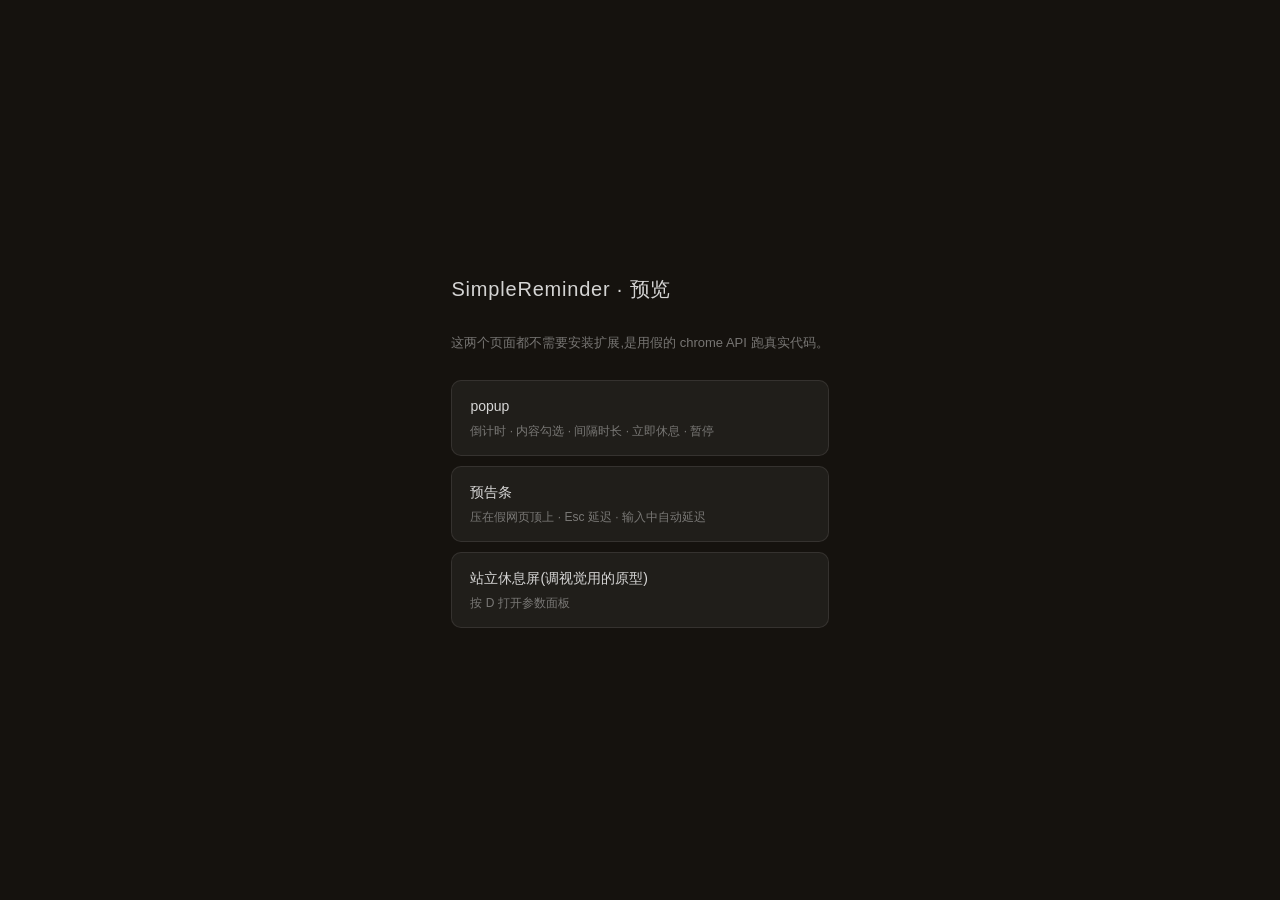
<file: demo/index.html>
<!doctype html>
<html lang="zh-CN">
<head>
<meta charset="utf-8">
<meta name="viewport" content="width=device-width,initial-scale=1">
<title>SimpleReminder · 预览</title>
<style>
  html { background: #15120e; }
  body { margin: 0; min-height: 100vh; display: grid; place-content: center; gap: 26px;
         font: 14px/1.7 -apple-system, BlinkMacSystemFont, "PingFang SC", "Microsoft YaHei", sans-serif;
         color: rgba(255,255,255,.82); }
  h1 { font-size: 20px; font-weight: 300; letter-spacing: .04em; margin: 0; }
  p  { margin: 0; color: rgba(255,255,255,.42); font-size: 13px; max-width: 460px; }
  ul { list-style: none; margin: 0; padding: 0; display: grid; gap: 10px; }
  a  { display: block; padding: 14px 18px; border-radius: 10px; text-decoration: none;
       color: inherit; background: rgba(255,255,255,.05);
       border: 1px solid rgba(255,255,255,.09); transition: .15s; }
  a:hover { background: rgba(232,163,61,.12); border-color: rgba(232,163,61,.4); }
  b  { display: block; font-weight: 500; }
  s  { display: block; text-decoration: none; font-size: 12px; color: rgba(255,255,255,.4); margin-top: 2px; }
</style>
</head>
<body>
  <h1>SimpleReminder · 预览</h1>
  <p>这两个页面都不需要安装扩展,是用假的 chrome API 跑真实代码。</p>
  <ul>
    <li><a href="popup-preview.html"><b>popup</b><s>倒计时 · 内容勾选 · 间隔时长 · 立即休息 · 暂停</s></a></li>
    <li><a href="prenotice-preview.html"><b>预告条</b><s>压在假网页顶上 · Esc 延迟 · 输入中自动延迟</s></a></li>
    <li><a href="break-stand.html"><b>站立休息屏(调视觉用的原型)</b><s>按 D 打开参数面板</s></a></li>
  </ul>
</body>
</html>
</file>
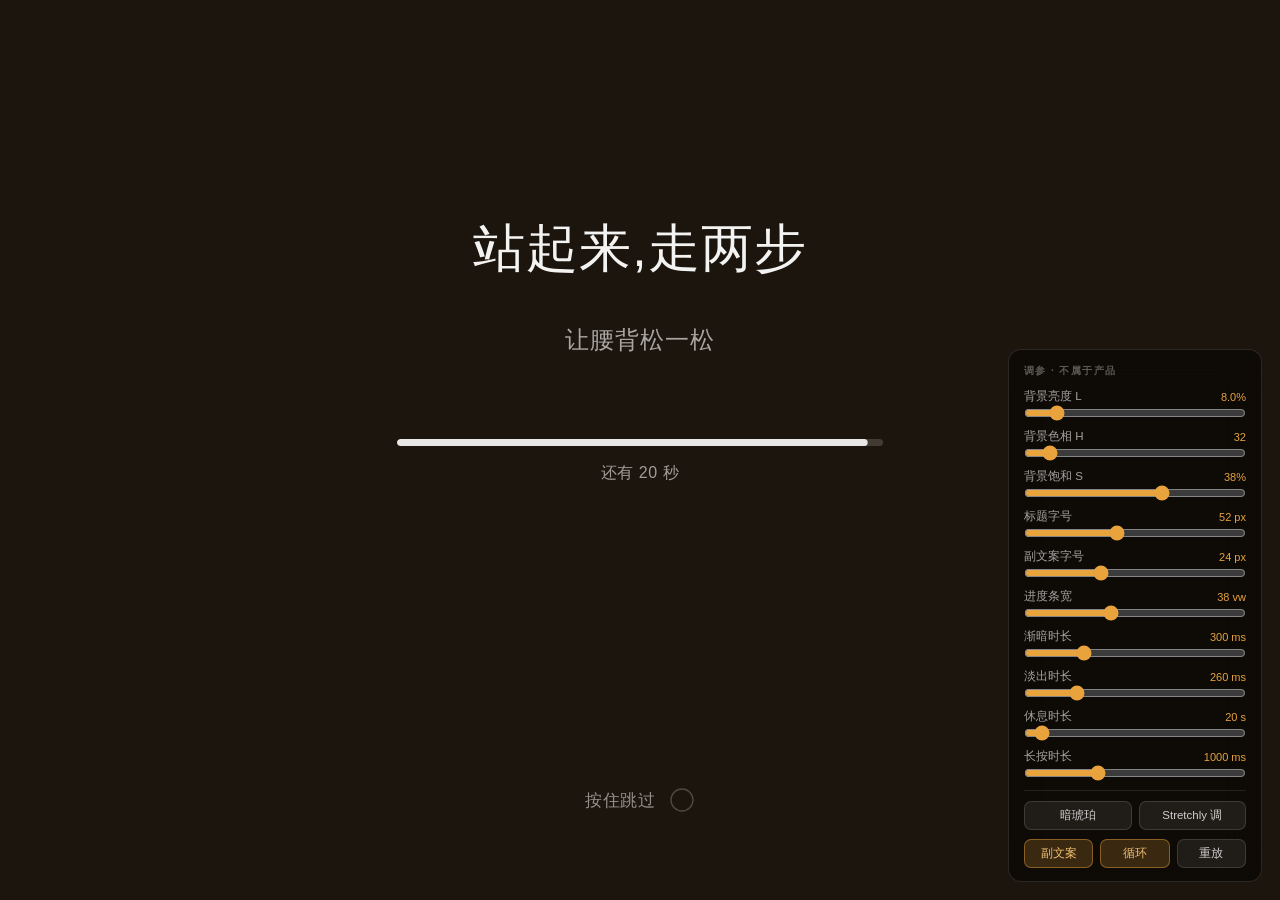
<file: demo/break-stand.html>
<!doctype html>
<html lang="zh-CN">
<head>
<meta charset="utf-8">
<meta name="viewport" content="width=device-width,initial-scale=1">
<title>SimpleReminder · 站立休息屏 Demo</title>
<style>
  /* ============================================================
     DEMO 脚手架:假网页背景(浅色 — 对比度最糟的情况)
     不属于产品,只为真实判断渐暗效果
     ============================================================ */
  *, *::before, *::after { box-sizing: border-box; }

  :root {
    --amber:      #e8a33d;
    --amber-soft: #f3bf72;

    --bg-h: 32;  --bg-s: 38%;  --bg-l: 8%;      /* 纯色背景 */

    --fade-in:    300ms;
    --fade-out:   260ms;
    --title-size: 52px;
    --sub-size:   24px;
    --bar-w:      38vw;
    --ease:       cubic-bezier(.22,.61,.36,1);
  }

  html, body { height: 100%; margin: 0; }
  body {
    font-family: -apple-system, BlinkMacSystemFont, "Segoe UI",
                 "PingFang SC", "Hiragino Sans GB", "Microsoft YaHei",
                 "Noto Sans SC", sans-serif;
    background: #f6f7f9; color: #1f2328;
    -webkit-font-smoothing: antialiased;
  }

  /* ---------- 假网页 ---------- */
  .mock-top { height: 52px; background: #fff; border-bottom: 1px solid #e4e7eb;
              display: flex; align-items: center; gap: 18px; padding: 0 22px;
              position: sticky; top: 0; }
  .mock-logo { width: 26px; height: 26px; border-radius: 7px;
               background: linear-gradient(135deg,#5b8def,#8b5cf6); }
  .mock-nav { display: flex; gap: 20px; font-size: 14px; color: #5c6670; }
  .mock-nav b { color: #1f2328; font-weight: 600; }
  .mock-avatar { margin-left: auto; width: 28px; height: 28px; border-radius: 50%; background: #d7dce2; }

  .mock-body { display: flex; max-width: 1180px; margin: 0 auto; padding: 32px 22px; gap: 40px; }
  .mock-side { width: 190px; flex: none; display: flex; flex-direction: column; gap: 9px; }
  .mock-side i { display: block; height: 11px; border-radius: 5px; background: #e4e7eb; }
  .mock-side i:nth-child(2) { width: 72%; background: #d0d5db; }
  .mock-side i:nth-child(5) { width: 55%; }
  .mock-side i:nth-child(7) { width: 80%; }

  .mock-main { flex: 1; min-width: 0; }
  .mock-main h1 { font-size: 30px; margin: 0 0 8px; letter-spacing: -.3px; }
  .mock-meta { font-size: 13px; color: #8b949e; margin-bottom: 26px; }
  .mock-main p { line-height: 1.85; color: #3d454d; font-size: 15px; margin: 0 0 16px; }
  .mock-cards { display: grid; grid-template-columns: repeat(3,1fr); gap: 14px; margin: 26px 0; }
  .mock-card { background: #fff; border: 1px solid #e4e7eb; border-radius: 10px; padding: 16px; }
  .mock-card s { display: block; width: 44%; height: 9px; border-radius: 4px;
                 background: #e4e7eb; text-decoration: none; margin-bottom: 11px; }
  .mock-card em { display: block; font-style: normal; font-size: 25px; font-weight: 650; letter-spacing: -.5px; }

  .launch { position: fixed; left: 50%; bottom: 28px; transform: translateX(-50%);
            display: flex; align-items: center; gap: 12px; background: #15181c; color: #fff;
            padding: 11px 13px 11px 18px; border-radius: 13px; font-size: 13.5px; z-index: 50;
            box-shadow: 0 10px 34px rgba(0,0,0,.28); }
  .launch button { font: inherit; font-weight: 600; cursor: pointer; background: var(--amber);
                   color: #2a1c0d; border: 0; padding: 8px 15px; border-radius: 9px; }
  .launch span { opacity: .5; }
  kbd { font: inherit; font-size: 11.5px; background: rgba(255,255,255,.1);
        border: 1px solid rgba(255,255,255,.16); border-radius: 5px; padding: 1px 6px; }

  /* ============================================================
     ↓↓↓ 产品本体:break.html — 版式仿 Stretchly ↓↓↓
     ============================================================ */

  dialog#overlay {
    width: 100vw; max-width: 100vw; height: 100vh; max-height: 100vh;
    margin: 0; padding: 0; border: 0; overflow: hidden;
    color: #fff;
    background: hsl(var(--bg-h) var(--bg-s) var(--bg-l));
  }
  dialog#overlay:focus { outline: none; }          /* FIX②: dialog 持有焦点,不画环 */
  dialog#overlay::backdrop { background: #000; }

  @keyframes ov-in      { from { opacity: 0 } to { opacity: 1 } }
  @keyframes ov-out     { from { opacity: 1 } to { opacity: 0 } }
  @keyframes content-in { from { opacity: 0; transform: translateY(8px) } to { opacity: 1; transform: none } }

  dialog#overlay[open]           { animation: ov-in var(--fade-in) var(--ease) both; }
  dialog#overlay[open]::backdrop { animation: ov-in var(--fade-in) var(--ease) both; }

  /* FIX③: 淡出必须同时作用于 dialog 和 ::backdrop。
     原来只给了 dialog —— backdrop 是纯黑且在后面,dialog 一淡出就
     露出黑底,close() 再瞬间全消失,观感等于没有淡出。 */
  dialog#overlay.closing           { animation: ov-out var(--fade-out) ease both; }
  dialog#overlay.closing::backdrop { animation: ov-out var(--fade-out) ease both; }

  .stage {
    height: 100%; display: flex; flex-direction: column; align-items: center;
    padding: 24vh 24px 9vh; text-align: center;
    animation: content-in calc(var(--fade-in) + 140ms) var(--ease) both;
    animation-delay: 60ms;
  }

  .title { font-size: var(--title-size); font-weight: 300; letter-spacing: .02em;
           line-height: 1.25; margin: 0; color: rgba(255,255,255,.95); }

  /* 副文案(Stretchly 的 body 位) */
  .sub   { font-size: var(--sub-size); font-weight: 300; letter-spacing: .04em;
           line-height: 1.5; margin: 4.5vh 0 0; color: rgba(255,255,255,.62); }
  .sub.off { display: none; }

  /* 细长进度条 */
  .bar { width: var(--bar-w); max-width: 560px; height: 7px; border-radius: 4px;
         margin-top: 9vh; overflow: hidden; background: rgba(255,255,255,.16); }
  .bar > i { display: block; height: 100%; border-radius: 4px;
             background: rgba(255,255,255,.88);
             transform-origin: left center; transform: scaleX(1); }

  .left { margin-top: 17px; font-size: 16px; font-weight: 300; letter-spacing: .03em;
          color: rgba(255,255,255,.58); font-variant-numeric: tabular-nums; }

  /* 跳过:无边框文字 + 小圆进度环 */
  .skip { margin-top: auto; display: inline-flex; align-items: center; gap: 13px;
          font: inherit; font-size: 17px; font-weight: 300; letter-spacing: .03em;
          color: rgba(255,255,255,.52);
          background: none; border: 0; padding: 6px 10px; cursor: pointer;
          transition: color .2s; -webkit-tap-highlight-color: transparent; user-select: none; }
  .skip:hover   { color: rgba(255,255,255,.82); }
  .skip.holding { color: var(--amber-soft); }
  /* FIX: 焦点环只在用户真的用 Tab 导航时才出现。
     :focus-visible 取决于浏览器的「输入模态」—— 按过 Esc 之后模态切到键盘,
     下一轮 showModal() 时焦点若落到按钮上就会画环。这里用 body.kbd 显式
     闸门取代浏览器的启发式判定,Esc / 鼠标都不会点亮它。 */
  .skip:focus,
  .skip:focus-visible          { outline: none; }
  body.kbd .skip:focus-visible { outline: 2px solid var(--amber); outline-offset: 8px; border-radius: 22px; }

  .skip svg { width: 26px; height: 26px; overflow: visible; display: block; }
  .skip .trk { fill: none; stroke: currentColor; stroke-width: 1.4; opacity: .42; }
  .skip .rng { fill: none; stroke: var(--amber); stroke-width: 2; stroke-linecap: round;
               stroke-dasharray: 100; stroke-dashoffset: 100;
               transform: rotate(-90deg); transform-origin: 13px 13px; }

  @media (prefers-reduced-motion: reduce) {
    dialog#overlay[open], dialog#overlay[open]::backdrop,
    dialog#overlay.closing, dialog#overlay.closing::backdrop,
    .stage { animation: none !important; }
  }

  /* ============================================================
     DEV PANEL(不属于产品 · 按 D 隐藏)
     ============================================================ */
  .dev { position: fixed; right: 18px; bottom: 18px; width: 254px;
         background: rgba(0,0,0,.5); backdrop-filter: blur(18px);
         border: 1px solid rgba(255,255,255,.12); border-radius: 13px;
         padding: 14px 15px 13px; font-size: 11.5px; color: rgba(255,255,255,.62);
         display: grid; gap: 9px; z-index: 10; text-align: left; }
  .dev.hidden { display: none; }
  .dev h4 { margin: 0 0 2px; font-size: 10px; letter-spacing: .14em; text-transform: uppercase;
            color: rgba(255,255,255,.32); font-weight: 600; }
  .dev label { display: grid; grid-template-columns: 1fr auto; gap: 2px 8px; align-items: center; }
  .dev label > b { font-weight: 400; }
  .dev label > var { font-style: normal; font-variant-numeric: tabular-nums;
                     color: var(--amber); font-size: 11px; }
  .dev input[type=range] { grid-column: 1/-1; width: 100%; accent-color: var(--amber); height: 14px; margin: 0; }
  .dev .row { display: flex; gap: 7px; }
  .dev button { flex: 1; font: inherit; font-size: 11.5px; cursor: pointer; padding: 6px 0;
                color: rgba(255,255,255,.78); background: rgba(255,255,255,.08);
                border: 1px solid rgba(255,255,255,.13); border-radius: 7px; }
  .dev button:hover { background: rgba(255,255,255,.15); }
  .dev button.on { background: rgba(232,163,61,.2); border-color: rgba(232,163,61,.45);
                   color: var(--amber-soft); }
  .dev hr { border: 0; border-top: 1px solid rgba(255,255,255,.1); margin: 1px 0; }
</style>
</head>
<body>

<!-- ───────── 假网页 ───────── -->
<header class="mock-top">
  <div class="mock-logo"></div>
  <nav class="mock-nav"><b>概览</b><span>任务</span><span>文档</span><span>报表</span></nav>
  <div class="mock-avatar"></div>
</header>

<div class="mock-body">
  <aside class="mock-side"><i></i><i></i><i></i><i></i><i></i><i></i><i></i></aside>
  <main class="mock-main">
    <h1>第三季度运营复盘</h1>
    <div class="mock-meta">草稿 · 最后编辑于 14 分钟前</div>
    <div class="mock-cards">
      <div class="mock-card"><s></s><em>18,402</em></div>
      <div class="mock-card"><s></s><em>92.6%</em></div>
      <div class="mock-card"><s></s><em>¥ 7.4M</em></div>
    </div>
    <p>本季度整体表现稳定,核心指标较上季度有小幅提升。渠道结构上,自然流量占比继续走高,付费投放的边际效率出现下滑迹象,需要在下个周期重新评估预算分配。</p>
    <p>用户留存方面,新用户次周留存回升至基准线以上,但第四周留存仍然偏弱。初步归因指向新手引导流程过长,计划在下个迭代中拆分为分阶段任务。</p>
    <p>基础设施成本本季度上涨约 11%,主要来自存储与出网流量。已经启动冷热数据分层的改造,预计下季度可以把这一项压回到持平水平。</p>
  </main>
</div>

<div class="launch">
  <span>站立休息屏 Demo</span>
  <button id="start">开始演示</button>
  <span><kbd>D</kbd> 调参面板</span>
</div>


<!-- ═══════════ 产品本体 ═══════════
     FIX②: tabindex=-1 + autofocus 让 dialog 自己持有初始焦点,
     跳过按钮就不会在打开瞬间被 showModal() 自动聚焦而画出焦点环 -->
<dialog id="overlay" aria-label="休息提醒" tabindex="-1" autofocus>
  <div class="stage">

    <h1 class="title">站起来,走两步</h1>
    <p class="sub" id="sub">让腰背松一松</p>

    <div class="bar"><i id="fill"></i></div>
    <div class="left" id="left">还有 20 秒</div>

    <button class="skip" id="skip">
      按住跳过
      <svg viewBox="0 0 26 26" aria-hidden="true">
        <circle class="trk" cx="13" cy="13" r="11"/>
        <circle class="rng" id="ring" cx="13" cy="13" r="11" pathLength="100"/>
      </svg>
    </button>

  </div>

  <!-- ── DEV ONLY ── -->
  <div class="dev" id="dev">
    <h4>调参 · 不属于产品</h4>

    <label><b>背景亮度 L</b><var id="vL">8.0%</var>
      <input type="range" id="rL" min="3" max="45" step="0.5" value="8"></label>
    <label><b>背景色相 H</b><var id="vH">32</var>
      <input type="range" id="rH" min="0" max="360" step="1" value="32"></label>
    <label><b>背景饱和 S</b><var id="vS">38%</var>
      <input type="range" id="rS" min="0" max="60" step="1" value="38"></label>

    <label><b>标题字号</b><var id="vT">52 px</var>
      <input type="range" id="rT" min="28" max="86" step="1" value="52"></label>
    <label><b>副文案字号</b><var id="vSu">24 px</var>
      <input type="range" id="rSu" min="14" max="44" step="1" value="24"></label>
    <label><b>进度条宽</b><var id="vW">38 vw</var>
      <input type="range" id="rW" min="18" max="70" step="1" value="38"></label>

    <label><b>渐暗时长</b><var id="vIn">300 ms</var>
      <input type="range" id="rIn" min="0" max="1200" step="25" value="300"></label>
    <label><b>淡出时长</b><var id="vOut">260 ms</var>
      <input type="range" id="rOut" min="0" max="1200" step="20" value="260"></label>

    <label><b>休息时长</b><var id="vD">20 s</var>
      <input type="range" id="rD" min="5" max="300" step="5" value="20"></label>
    <label><b>长按时长</b><var id="vHo">1000 ms</var>
      <input type="range" id="rHo" min="300" max="2500" step="50" value="1000"></label>

    <hr>
    <div class="row">
      <button id="pDark">暗琥珀</button>
      <button id="pMid">Stretchly 调</button>
    </div>
    <div class="row">
      <button id="bSub" class="on">副文案</button>
      <button id="bLoop" class="on">循环</button>
      <button id="bRe">重放</button>
    </div>
  </div>
</dialog>


<script>
'use strict';

const $ = (id) => document.getElementById(id);
const root    = document.documentElement;
const overlay = $('overlay');
const skip    = $('skip');
const ring    = $('ring');
const fill    = $('fill');

const RING = 100;

let duration  = 20;
let holdMs    = 1000;
let loop      = true;

let endsAt    = 0;          // ⭐ 绝对时间戳
let countRaf  = null;
let holdRaf   = null;
let holdStart = 0;
let finishing = false;
let relaunch  = null;

/* ───────── 剩余时间文案 ───────── */
function remainText(sec) {
  sec = Math.max(0, Math.ceil(sec));
  if (sec >= 60) {
    const m = Math.floor(sec / 60), s = sec % 60;
    return s ? `还有 ${m} 分 ${s} 秒` : `还有 ${m} 分钟`;
  }
  return `还有 ${sec} 秒`;
}

/* ───────── 倒计时:进度条 + 文案 ───────── */
function countTick() {
  const leftMs = endsAt - Date.now();
  fill.style.transform  = `scaleX(${Math.max(0, leftMs / (duration * 1000)).toFixed(4)})`;
  $('left').textContent = remainText(leftMs / 1000);
  if (leftMs <= 0) { countRaf = null; finish('done'); return; }
  countRaf = requestAnimationFrame(countTick);
}
function stopCount() { if (countRaf !== null) cancelAnimationFrame(countRaf); countRaf = null; }

/* ───────── 长按跳过 ───────── */
function beginHold() {
  if (holdRaf !== null || finishing || !overlay.open) return;
  holdStart = performance.now();
  skip.classList.add('holding');
  holdRaf = requestAnimationFrame(holdTick);
}
function holdTick(now) {
  if (!overlay.open) { holdRaf = null; releaseHold(); return; }   // 防御
  const p = Math.min(1, (now - holdStart) / holdMs);
  ring.style.strokeDashoffset = (RING * (1 - p)).toFixed(2);
  if (p >= 1) { holdRaf = null; finish('skipped'); return; }
  holdRaf = requestAnimationFrame(holdTick);
}
function releaseHold() {                 // 松手即取消,不累积
  if (holdRaf !== null) cancelAnimationFrame(holdRaf);
  holdRaf = null;
  skip.classList.remove('holding');
  ring.style.strokeDashoffset = RING;
}

skip.addEventListener('pointerdown', (e) => { if (e.button === 0) beginHold(); });
skip.addEventListener('pointerup',     releaseHold);
skip.addEventListener('pointerleave',  releaseHold);
skip.addEventListener('pointercancel', releaseHold);

/* ───────── 键盘通路:按住 Esc ─────────
   FIX①: 原来只在 dialog 的 cancel 事件里 preventDefault,挡不住
   Chrome 的 CloseWatcher —— 长按 Esc 产生连续 keydown,每次都是一个
   close request,无用户激活时 Chrome 会强制关闭 dialog 防止用户被困。
   dialog 关了但 holdTick 还在跑,走满才 finish → 表现为「进度到一半画面就没了」。
   改为在捕获阶段 preventDefault,close request 根本不会产生。

   同时用 heldKey 代替 e.repeat:部分平台(X11)的自动重复是
   keydown/keyup 成对发送,用 60ms 宽限窗吸收,避免进度反复归零。  */
let heldKey = null, releaseTimer = null;

function onKeyDown(e) {
  if (e.key !== 'Escape') return;
  e.preventDefault();  e.stopPropagation();     // ← 关键
  if (!overlay.open) return;
  clearTimeout(releaseTimer); releaseTimer = null;
  if (heldKey === 'Escape') return;             // 自动重复 → 保持进度
  heldKey = 'Escape';
  beginHold();
}
function onKeyUp(e) {
  if (e.key !== 'Escape' || heldKey !== 'Escape') return;
  clearTimeout(releaseTimer);
  releaseTimer = setTimeout(() => { heldKey = null; releaseHold(); }, 60);
}
document.addEventListener('keydown', onKeyDown, true);
document.addEventListener('keyup',   onKeyUp,   true);

/* ───────── 焦点环闸门 ─────────
   只有真正按下 Tab 才允许显示焦点环;任何指针操作立刻关闭。
   这样 Esc 切换浏览器输入模态时不会再把按钮的框点亮。 */
document.addEventListener('keydown', (e) => {
  if (e.key === 'Tab') document.body.classList.add('kbd');
}, true);
document.addEventListener('pointerdown', () => {
  document.body.classList.remove('kbd');
}, true);

overlay.addEventListener('cancel', (e) => e.preventDefault());   // 双保险

/* ───────── 开 / 关 ───────── */
function open() {
  clearTimeout(relaunch); clearTimeout(releaseTimer);
  heldKey = null; releaseTimer = null;
  stopCount(); releaseHold();
  finishing = false;
  overlay.classList.remove('closing');
  endsAt = Date.now() + duration * 1000;
  fill.style.transform  = 'scaleX(1)';
  $('left').textContent = remainText(duration);
  if (!overlay.open) overlay.showModal();

  // 焦点留在 dialog,不落到跳过按钮。
  // Chrome 对 <dialog autofocus> 自身的处理不完全可靠,且 autofocus 可能在
  // 下一帧才生效,因此再补一次帧后校正。
  overlay.focus();
  requestAnimationFrame(() => {
    if (overlay.open && document.activeElement !== overlay) overlay.focus();
  });

  countRaf = requestAnimationFrame(countTick);
}

function finish(reason) {
  if (finishing) return;                 // 重入保护
  finishing = true;
  stopCount(); releaseHold();
  heldKey = null; clearTimeout(releaseTimer);
  overlay.classList.add('closing');
  const out = parseFloat(getComputedStyle(root).getPropertyValue('--fade-out')) || 0;
  setTimeout(() => {
    overlay.close();
    overlay.classList.remove('closing');
    console.log('[demo] break ended →', reason);
    if (loop) relaunch = setTimeout(open, 1400);
  }, out);
}

$('start').addEventListener('click', open);


/* ══════════ DEV PANEL(不属于产品)══════════ */
const bind = (s, o, fn) => $(s).addEventListener('input', (e) => fn(parseFloat(e.target.value), $(o)));

bind('rL',  'vL',  (v,o) => { root.style.setProperty('--bg-l', v + '%'); o.textContent = v.toFixed(1) + '%'; });
bind('rH',  'vH',  (v,o) => { root.style.setProperty('--bg-h', v);       o.textContent = v; });
bind('rS',  'vS',  (v,o) => { root.style.setProperty('--bg-s', v + '%'); o.textContent = v + '%'; });
bind('rT',  'vT',  (v,o) => { root.style.setProperty('--title-size', v + 'px'); o.textContent = v + ' px'; });
bind('rSu', 'vSu', (v,o) => { root.style.setProperty('--sub-size',   v + 'px'); o.textContent = v + ' px'; });
bind('rW',  'vW',  (v,o) => { root.style.setProperty('--bar-w', v + 'vw');      o.textContent = v + ' vw'; });
bind('rIn', 'vIn', (v,o) => { root.style.setProperty('--fade-in',  v + 'ms');   o.textContent = v + ' ms'; });
bind('rOut','vOut',(v,o) => { root.style.setProperty('--fade-out', v + 'ms');   o.textContent = v + ' ms'; });
bind('rD',  'vD',  (v,o) => { duration = v; o.textContent = v + ' s'; });
bind('rHo', 'vHo', (v,o) => { holdMs   = v; o.textContent = v + ' ms'; });

function preset(h, s, l) {
  $('rH').value = h; $('rS').value = s; $('rL').value = l;
  ['rH','rS','rL'].forEach(id => $(id).dispatchEvent(new Event('input')));
}
$('pDark').addEventListener('click', () => preset(32, 38, 8));
$('pMid') .addEventListener('click', () => preset(28, 22, 33));

$('bSub') .addEventListener('click', (e) => $('sub').classList.toggle('off', !e.target.classList.toggle('on')));
$('bLoop').addEventListener('click', (e) => { loop = e.target.classList.toggle('on'); });
$('bRe')  .addEventListener('click', open);
addEventListener('keydown', (e) => { if (e.key === 'd' || e.key === 'D') $('dev').classList.toggle('hidden'); });

addEventListener('load', () => setTimeout(open, 450));
</script>
</body>
</html>
</file>
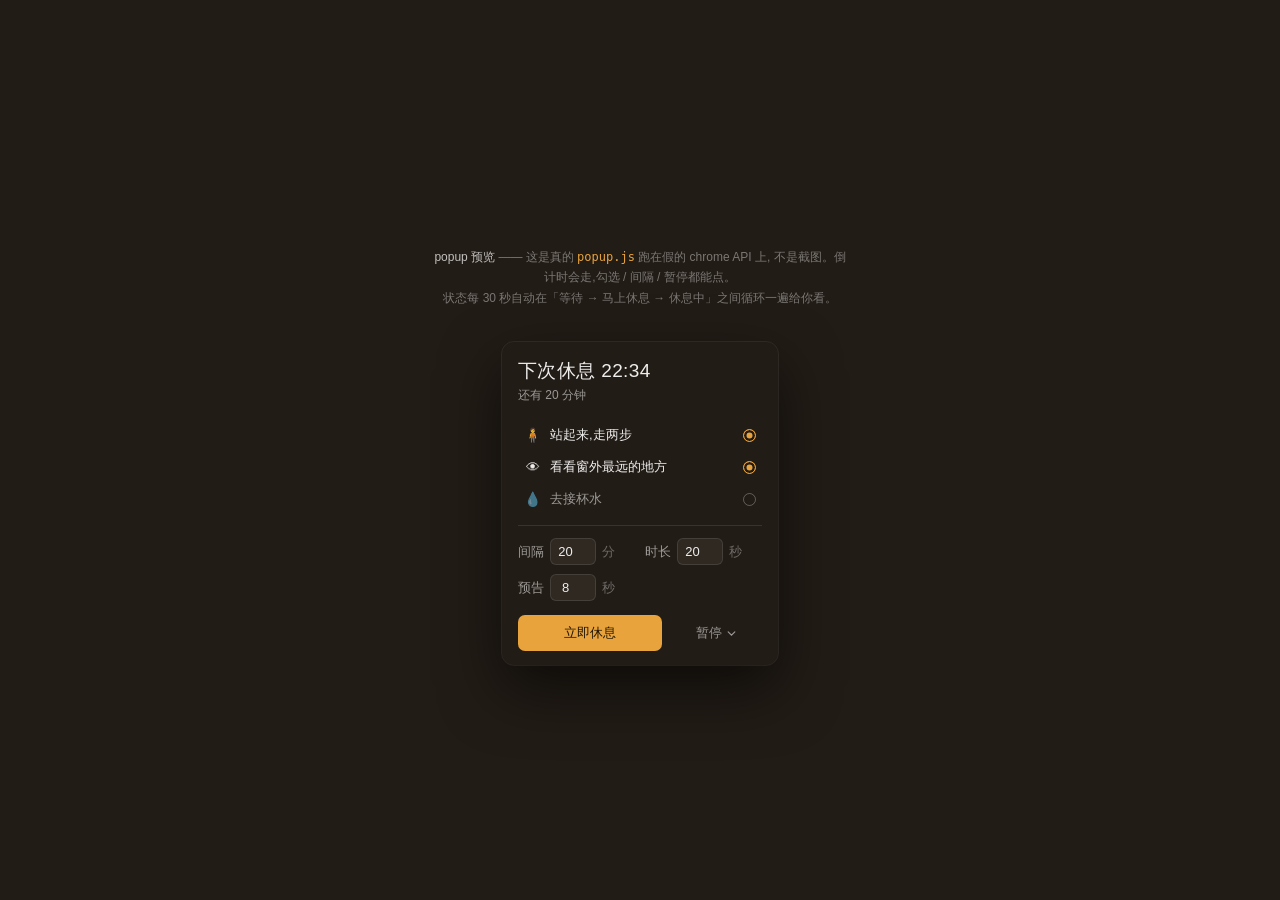
<file: demo/popup-preview.html>
<!doctype html>
<html lang="zh-CN">
<head>
<meta charset="utf-8">
<meta name="viewport" content="width=device-width,initial-scale=1">
<title>SimpleReminder · popup 预览</title>
<link rel="stylesheet" href="../src/popup/popup.css">
<style>
  /* 预览脚手架 —— 不属于产品 */
  html { background: #15120e; }
  body { width: auto !important; max-width: none !important; padding: 0 !important;
         min-height: 100vh; display: grid; place-items: center; gap: 22px;
         grid-auto-flow: row; align-content: center; }
  .frame { width: 276px; padding: 16px 16px 14px; background: hsl(32 22% 11%);
           border-radius: 12px; box-shadow: 0 24px 60px rgba(0,0,0,.6);
           outline: 1px solid rgba(255,255,255,.07); }
  .note { font: 12px/1.7 -apple-system, "PingFang SC", sans-serif;
          color: rgba(255,255,255,.4); text-align: center; max-width: 420px; }
  .note b { color: rgba(255,255,255,.72); font-weight: 500; }
  .note code { color: #e8a33d; font-family: ui-monospace, monospace; }
</style>
</head>
<body>

<p class="note"><b>popup 预览</b> —— 这是真的 <code>popup.js</code> 跑在假的 chrome API 上,
不是截图。倒计时会走,勾选 / 间隔 / 暂停都能点。<br>
状态每 30 秒自动在「等待 → 马上休息 → 休息中」之间循环一遍给你看。</p>

<div class="frame" id="frame"></div>

<script type="module">
/* ── 假 chrome API ─────────────────────────────────────────────────────── */
const mem = {
  sync: { settings: null },                 // 走 storage.js 的默认值
  local: {
    runtime: {
      phase: 'idle',
      nextFireAt: Date.now() + 20 * 60_000,
      prenoticeEndsAt: null, breakStartedAt: null, breakEndsAt: null,
      currentIdeaId: null, postponeCount: 0, pausedUntil: null, ideaBag: [],
    },
  },
};
const listeners = [];
const area = (n) => ({
  async get(k) { return (k in mem[n] && mem[n][k] != null) ? { [k]: mem[n][k] } : {}; },
  async set(o) {
    const ch = {};
    for (const [k, v] of Object.entries(o)) { ch[k] = { oldValue: mem[n][k], newValue: v }; mem[n][k] = v; }
    listeners.forEach((f) => f(ch, n));
  },
});
window.chrome = {
  storage: { sync: area('sync'), local: area('local'),
             onChanged: { addListener: (f) => listeners.push(f) } },
  runtime: {
    id: 'preview',
    async sendMessage(msg) {                 // 模拟 background 的状态迁移
      const rt = { ...mem.local.runtime };
      const now = Date.now();
      if (msg.type === 'START_BREAK') {
        Object.assign(rt, { phase: 'breaking', pausedUntil: null, currentIdeaId: 'stand',
                            breakStartedAt: now, breakEndsAt: now + 20_000 });
      } else if (msg.type === 'SET_PAUSE') {
        Object.assign(rt, { pausedUntil: msg.until,
                            phase: 'idle', prenoticeEndsAt: null, breakEndsAt: null,
                            nextFireAt: msg.until === null ? now + 20 * 60_000 : null });
      }
      await chrome.storage.local.set({ runtime: rt });
    },
  },
};
window.close = () => {};                     // popup 里点「立即休息」会调

/* ── 把真的 popup.html 的 body 搬进来,避免两份标记漂移 ────────────────── */
const html = await (await fetch('../src/popup/popup.html')).text();
const doc = new DOMParser().parseFromString(html, 'text/html');
document.getElementById('frame').innerHTML = doc.body.innerHTML;   // script 标签不会执行
await import('../src/popup/popup.js');

/* ── 自动演示各个状态 ─────────────────────────────────────────────────── */
let step = 0;
setInterval(async () => {
  const rt = { ...mem.local.runtime };
  if (rt.pausedUntil) return;                // 用户手动暂停了就别打扰
  const now = Date.now();
  step = (step + 1) % 3;
  if (step === 0) Object.assign(rt, { phase: 'idle', nextFireAt: now + 20 * 60_000,
                                      prenoticeEndsAt: null, breakEndsAt: null });
  if (step === 1) Object.assign(rt, { phase: 'prenotice', prenoticeEndsAt: now + 8_000 });
  if (step === 2) Object.assign(rt, { phase: 'breaking', breakStartedAt: now,
                                      breakEndsAt: now + 20_000, currentIdeaId: 'stand' });
  await chrome.storage.local.set({ runtime: rt });
}, 30_000);
</script>
</body>
</html>
</file>
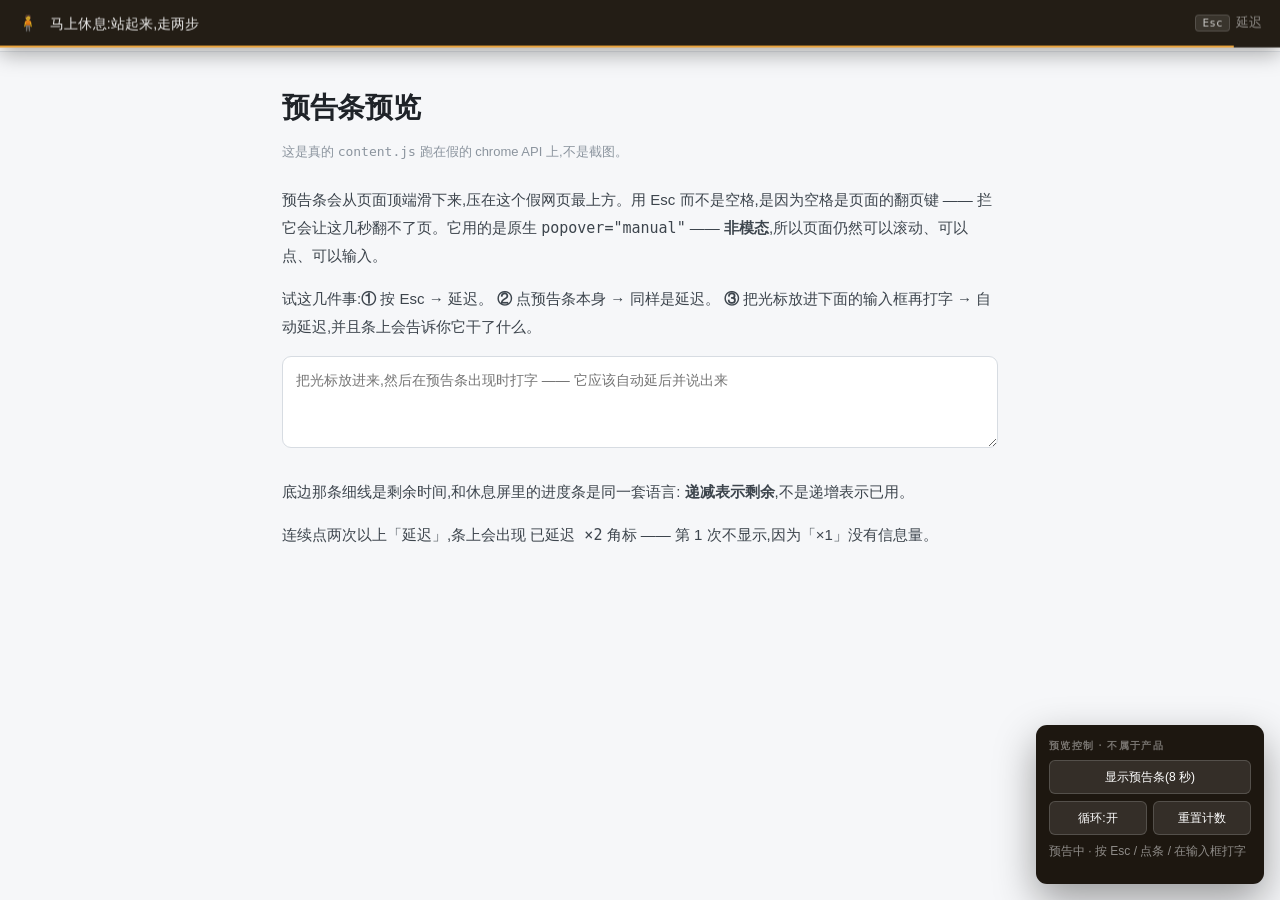
<file: demo/prenotice-preview.html>
<!doctype html>
<html lang="zh-CN">
<head>
<meta charset="utf-8">
<meta name="viewport" content="width=device-width,initial-scale=1">
<title>SimpleReminder · 预告条预览</title>
<style>
  /* ── 假网页(预览脚手架,不属于产品)──
     浅色 + 有输入框 + 够长能滚动,三个要素都是为了暴露预告条的真实问题 */
  *, *::before, *::after { box-sizing: border-box; }
  html, body { margin: 0; }
  body { background: #f6f7f9; color: #1f2328;
         font: 15px/1.85 -apple-system, BlinkMacSystemFont, "PingFang SC",
               "Microsoft YaHei", sans-serif; }

  .top { position: sticky; top: 0; z-index: 9; height: 52px; background: #fff;
         border-bottom: 1px solid #e4e7eb; display: flex; align-items: center;
         gap: 20px; padding: 0 22px; }
  .logo { width: 26px; height: 26px; border-radius: 7px;
          background: linear-gradient(135deg,#6c8cff,#4a6cf7); }
  .top b { font-size: 14px; } .top span { font-size: 14px; color: #5c6670; }

  main { max-width: 760px; margin: 0 auto; padding: 30px 22px 90px; }
  h1 { font-size: 28px; margin: 0 0 6px; letter-spacing: -.3px; }
  .meta { font-size: 13px; color: #8b949e; margin-bottom: 22px; }
  p { margin: 0 0 15px; color: #3d454d; }
  textarea { width: 100%; min-height: 92px; padding: 11px 13px; font: inherit;
             font-size: 14px; border: 1px solid #d7dce2; border-radius: 9px;
             resize: vertical; background: #fff; }

  .panel { position: fixed; right: 16px; bottom: 16px; z-index: 10;
           display: grid; gap: 7px; width: 228px; padding: 13px;
           background: #1d1710; color: #fff; border-radius: 11px;
           box-shadow: 0 16px 40px rgba(0,0,0,.38);
           font: 12px/1.5 -apple-system, "PingFang SC", sans-serif; }
  .panel h4 { margin: 0; font-size: 10px; letter-spacing: .14em;
              text-transform: uppercase; color: rgba(255,255,255,.4); font-weight: 600; }
  .panel button { font: inherit; cursor: pointer; padding: 7px 9px; border-radius: 6px;
                  color: #fff; background: rgba(255,255,255,.1);
                  border: 1px solid rgba(255,255,255,.16); }
  .panel button:hover { background: rgba(255,255,255,.17); }
  .panel .row { display: flex; gap: 6px; } .panel .row button { flex: 1; }
  .panel code { color: #e8a33d; font-family: ui-monospace, monospace; }
  .panel .log { color: rgba(255,255,255,.5); min-height: 2.4em; }
</style>
</head>
<body>

<header class="top">
  <div class="logo"></div><b>概览</b><span>任务</span><span>文档</span><span>报表</span>
</header>

<main>
  <h1>预告条预览</h1>
  <div class="meta">这是真的 <code>content.js</code> 跑在假的 chrome API 上,不是截图。</div>

  <p>预告条会从页面顶端滑下来,压在这个假网页最上方。用 Esc 而不是空格,是因为空格是页面的翻页键 —— 拦它会让这几秒翻不了页。它用的是原生
  <code>popover="manual"</code> —— <b>非模态</b>,所以页面仍然可以滚动、可以点、可以输入。</p>

  <p>试这几件事:<b>①</b> 按 Esc → 延迟。
  <b>②</b> 点预告条本身 → 同样是延迟。
  <b>③</b> 把光标放进下面的输入框再打字 → 自动延迟,并且条上会告诉你它干了什么。</p>

  <textarea placeholder="把光标放进来,然后在预告条出现时打字 —— 它应该自动延后并说出来"></textarea>

  <p style="margin-top:22px">底边那条细线是剩余时间,和休息屏里的进度条是同一套语言:
  <b>递减表示剩余</b>,不是递增表示已用。</p>
  <p>连续点两次以上「延迟」,条上会出现 <code>已延迟 ×2</code> 角标 ——
  第 1 次不显示,因为「×1」没有信息量。</p>
</main>

<div class="panel">
  <h4>预览控制 · 不属于产品</h4>
  <button id="show">显示预告条(8 秒)</button>
  <div class="row">
    <button id="loop">循环:开</button>
    <button id="reset">重置计数</button>
  </div>
  <div class="log" id="log">等待…</div>
</div>

<script type="module">
/* ── 假 chrome API ───────────────────────────────────────────────────────
   只提供 content.js 真正用到的那几个面:storage.local 的读与变更订阅、
   runtime.getURL、runtime.sendMessage。背后那套"谁决定下一次"的逻辑
   在这里由下面几行模拟 background 的代码顶替。 */
let runtime = {
  phase: 'idle', nextFireAt: null,
  prenoticeStartedAt: null, prenoticeEndsAt: null,
  breakStartedAt: null, breakEndsAt: null,
  currentIdeaId: 'stand', postponeCount: 0, pausedUntil: null, ideaBag: [],
};
const listeners = [];
const log = (t) => { document.getElementById('log').textContent = t; };

async function setRuntime(next) {
  const old = runtime; runtime = next;
  listeners.forEach((f) => f({ runtime: { oldValue: old, newValue: next } }, 'local'));
}

window.chrome = {
  runtime: {
    id: 'preview',
    // content.js 会拿它建 break.html 的 iframe。预览里不演遮罩,
    // 指到 about:blank 免得那份 break.js 因为没有 chrome API 而报错。
    getURL: (p) => (p.includes('ideas') ? new URL('../src/lib/ideas.js', location.href).href
                                        : 'about:blank'),
    async sendMessage(msg) {
      if (msg.type === 'POSTPONE' && runtime.phase === 'prenotice') {
        log(`延迟 5 分钟 · 累计 ${runtime.postponeCount + 1} 次`);
        await setRuntime({ ...runtime, phase: 'idle',
                           prenoticeStartedAt: null, prenoticeEndsAt: null,
                           postponeCount: runtime.postponeCount + 1 });
        if (looping) setTimeout(show, 2600);
      }
      if (msg.type === 'RECONCILE' && runtime.phase === 'prenotice') {
        log('预告走完 → 这里本该盖上遮罩(看 break-stand.html)');
        await setRuntime({ ...runtime, phase: 'idle',
                           prenoticeStartedAt: null, prenoticeEndsAt: null,
                           postponeCount: 0 });
        if (looping) setTimeout(show, 2200);
      }
    },
  },
  storage: {
    local: { async get() { return { runtime }; } },
    session: { async set() { /* 媒体心跳,预览页没有视频,吞掉即可 */ } },
    onChanged: { addListener: (f) => listeners.push(f) },
  },
};

/* ── 真的 content.js ── */
await import('../src/content.js');

/* ── 预览控制 ── */
let looping = true;
async function show() {
  const now = Date.now();
  log('预告中 · 按 Esc / 点条 / 在输入框打字');
  await setRuntime({ ...runtime, phase: 'prenotice',
                     prenoticeStartedAt: now, prenoticeEndsAt: now + 8000 });
}
document.getElementById('show').addEventListener('click', show);
document.getElementById('reset').addEventListener('click', async () => {
  await setRuntime({ ...runtime, postponeCount: 0 }); log('延迟计数已归零');
});
document.getElementById('loop').addEventListener('click', (e) => {
  looping = !looping;
  e.target.textContent = `循环:${looping ? '开' : '关'}`;
});
setTimeout(show, 700);
</script>
</body>
</html>
</file>
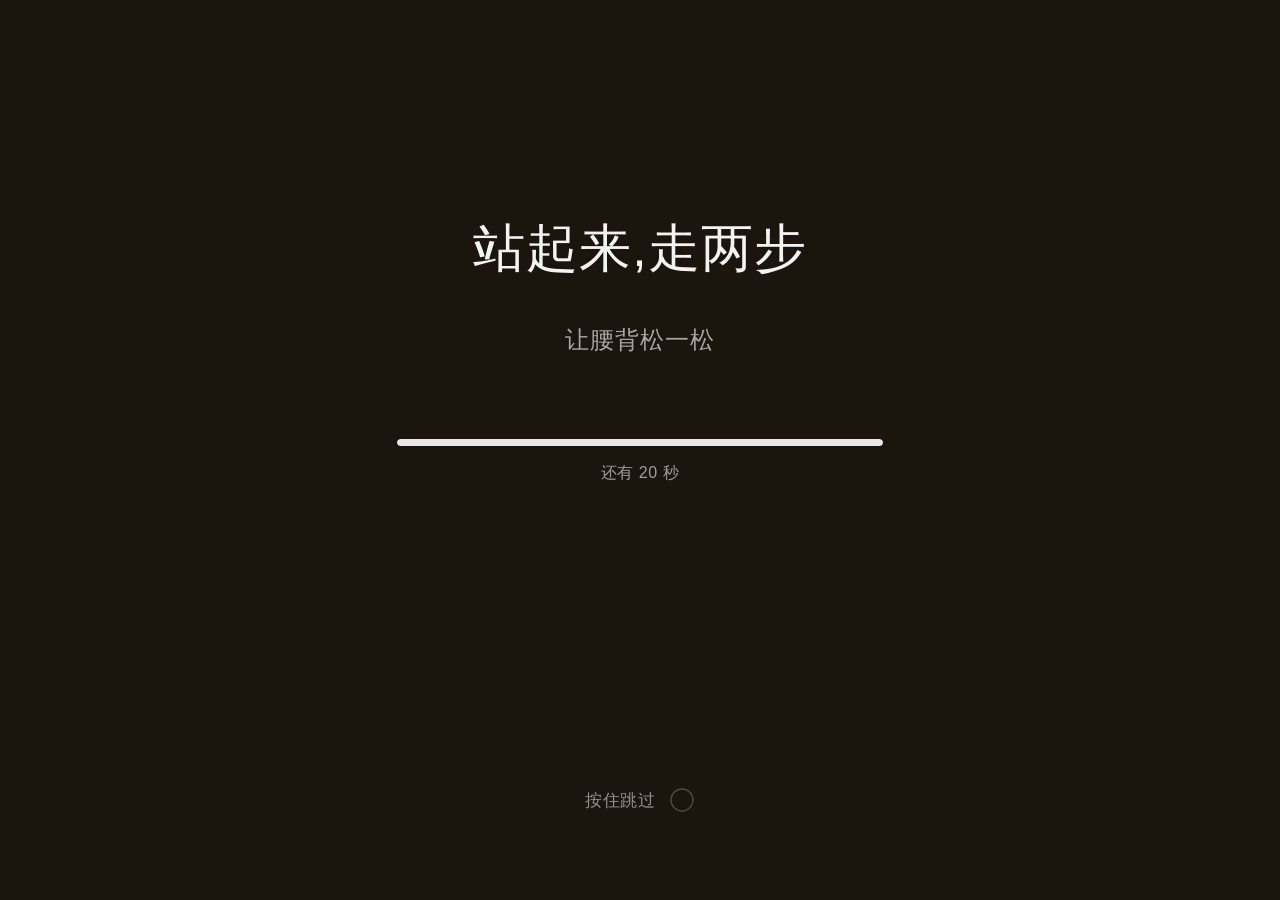
<file: src/break/break.html>
<!doctype html>
<html lang="zh-CN">
<head>
<meta charset="utf-8">
<meta name="viewport" content="width=device-width,initial-scale=1">
<title>休息一下</title>
<link rel="stylesheet" href="break.css">
</head>
<!--
  这个文档运行在 <iframe src="chrome-extension://…/break.html"> 里,
  由 content.js 装进宿主页的 <dialog> 中。

  MV3 扩展页面的 CSP 是 script-src 'self' —— 不能有内联 <script>,
  所以脚本必须是独立文件(这与宿主页的 CSP 无关,Chrome 豁免扩展 iframe)。
-->
<body>

<main class="stage">
  <h1 class="title" id="title">站起来,走两步</h1>
  <p class="sub" id="sub">让腰背松一松</p>

  <div class="bar"><i id="fill"></i></div>
  <div class="left" id="left" role="timer" aria-live="off">还有 20 秒</div>

  <button class="skip" id="skip" type="button">
    按住跳过
    <svg viewBox="0 0 26 26" aria-hidden="true">
      <circle class="trk" cx="13" cy="13" r="11"/>
      <circle class="rng" id="ring" cx="13" cy="13" r="11" pathLength="100"/>
    </svg>
  </button>
</main>

<script type="module" src="break.js"></script>
</body>
</html>
</file>
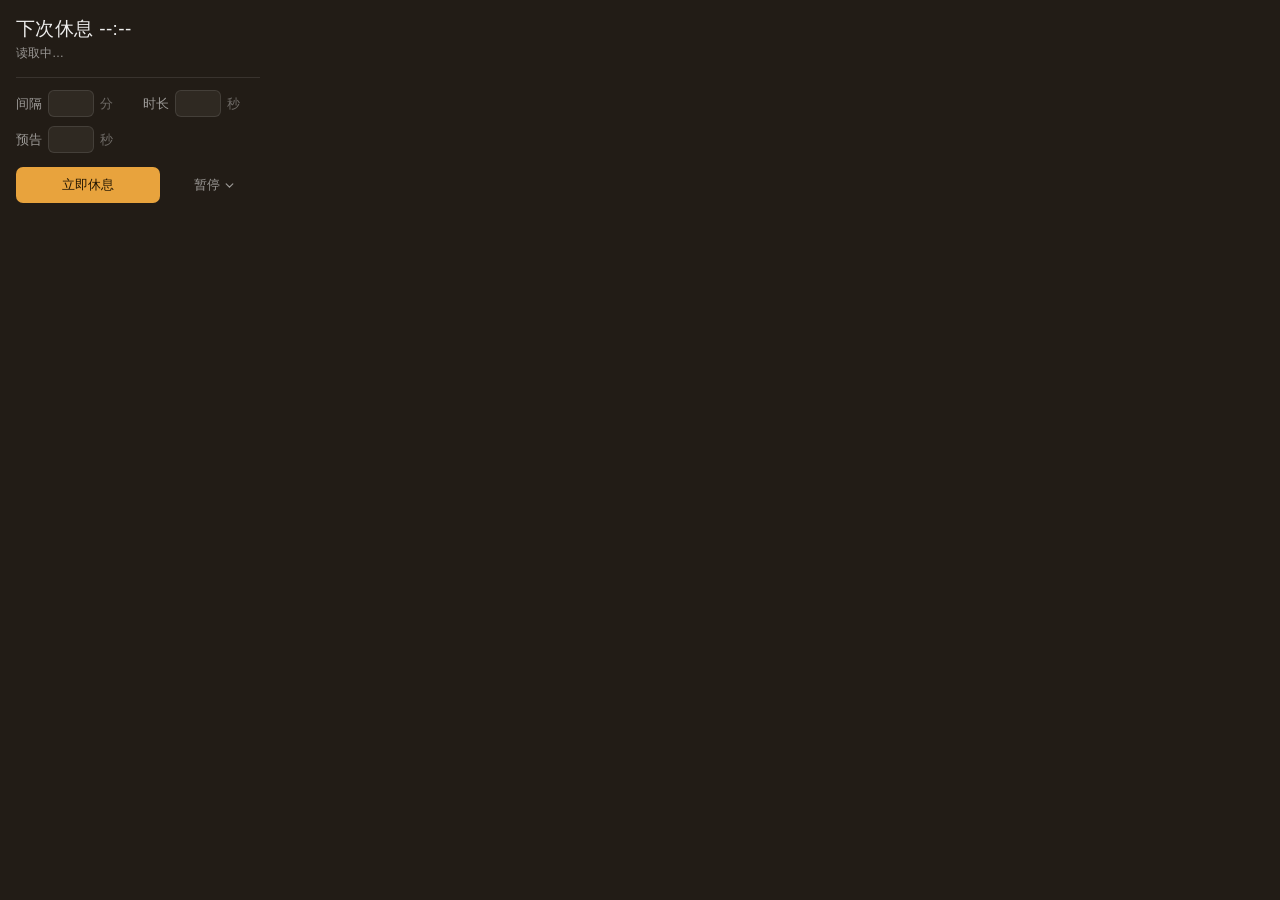
<file: src/popup/popup.html>
<!doctype html>
<html lang="zh-CN">
<head>
<meta charset="utf-8">
<title>SimpleReminder</title>
<link rel="stylesheet" href="popup.css">
</head>
<body>

<!-- 状态区:这是 popup 存在的首要理由 ——
     「这扩展还活着吗、下次什么时候」必须一眼看到,不用点任何东西 -->
<header class="status" id="status">
  <div class="status-main" id="statusMain">下次休息 --:--</div>
  <div class="status-sub"  id="statusSub">读取中…</div>
  <button class="resume" id="resume" type="button" hidden>恢复</button>
</header>

<!-- 内容勾选 -->
<ul class="ideas" id="ideas"></ul>
<p class="hint" id="ideaHint" hidden>至少保留一条。想完全停用请用「暂停」。</p>

<!-- 参数 -->
<div class="fields">
  <label>
    <span>间隔</span>
    <input type="number" id="interval" min="1" max="240" step="1" inputmode="numeric">
    <span class="unit">分</span>
  </label>
  <label>
    <span>时长</span>
    <input type="number" id="duration" min="5" max="600" step="5" inputmode="numeric">
    <span class="unit">秒</span>
  </label>
  <label>
    <span>预告</span>
    <input type="number" id="prenotice" min="0" max="60" step="1" inputmode="numeric">
    <span class="unit">秒</span>
  </label>
</div>
<p class="hint" id="preview" hidden></p>
<p class="hint" id="prenoticeHint" hidden>预告设为 0 就没有延迟的机会了 —— 到点直接全屏。</p>

<!-- 动作 -->
<div class="actions">
  <button class="primary" id="now" type="button">立即休息</button>
  <div class="pause-wrap">
    <button class="ghost" id="pauseBtn" type="button" aria-haspopup="true" aria-expanded="false">
      暂停 <svg viewBox="0 0 10 6" aria-hidden="true"><path d="M1 1l4 4 4-4" fill="none" stroke="currentColor" stroke-width="1.4" stroke-linecap="round"/></svg>
    </button>
    <div class="menu" id="pauseMenu" hidden>
      <button type="button" data-min="30">30 分钟</button>
      <button type="button" data-min="60">1 小时</button>
      <button type="button" data-today="1">今天不再提醒</button>
      <button type="button" data-forever="1">直到手动恢复</button>
    </div>
  </div>
</div>

<script type="module" src="popup.js"></script>
</body>
</html>
</file>
<file: src/popup/popup.css>
/* ============================================================================
   SimpleReminder · popup
   配色沿用休息屏:深色低饱和底 + 琥珀强调色,保持同一个产品的质感。
   ========================================================================== */

*, *::before, *::after { box-sizing: border-box; }

:root {
  --bg:       hsl(32 22% 11%);
  --bg-soft:  hsl(32 16% 16%);
  --line:     rgba(255,255,255,.10);
  --fg:       rgba(255,255,255,.92);
  --fg-dim:   rgba(255,255,255,.55);
  --fg-faint: rgba(255,255,255,.34);
  --amber:    #e8a33d;
}

html { color-scheme: dark; }

body {
  width: 276px;
  margin: 0;
  padding: 16px 16px 14px;
  background: var(--bg);
  color: var(--fg);
  font-family: -apple-system, BlinkMacSystemFont, "Segoe UI",
               "PingFang SC", "Hiragino Sans GB", "Microsoft YaHei",
               "Noto Sans SC", sans-serif;
  font-size: 13px;
  -webkit-font-smoothing: antialiased;
}

/* ───────────────────────────── 状态区 ──────────────────────────────────── */

.status { position: relative; margin-bottom: 15px; }

.status-main {
  font-size: 19px;
  font-weight: 300;
  letter-spacing: .02em;
  font-variant-numeric: tabular-nums;   /* 秒数跳动时宽度不抖 */
}
.status-sub {
  margin-top: 3px;
  font-size: 12px;
  color: var(--fg-dim);
  font-variant-numeric: tabular-nums;
}
.status.is-paused  .status-main { color: var(--fg-faint); }
.status.is-active  .status-main { color: var(--amber); }

.resume {
  position: absolute; right: 0; top: 2px;
  font: inherit; font-size: 12px;
  color: var(--amber);
  background: none; border: 1px solid rgba(232,163,61,.4);
  border-radius: 6px; padding: 4px 10px; cursor: pointer;
}
.resume:hover { background: rgba(232,163,61,.12); }

/* ─────────────────────────── 内容勾选 ─────────────────────────────────── */

.ideas { list-style: none; margin: 0 0 10px; padding: 0; }

.ideas button {
  display: flex; align-items: center; gap: 9px;
  width: 100%;
  font: inherit; text-align: left;
  color: var(--fg-dim);
  background: none; border: 0;
  padding: 7px 6px; margin: 0;
  border-radius: 7px;
  cursor: pointer;
}
.ideas button:hover { background: rgba(255,255,255,.05); }
.ideas button[aria-pressed="true"] { color: var(--fg); }

.ideas .emoji { font-size: 14px; width: 17px; text-align: center; filter: saturate(.85); }
.ideas .label { flex: 1; min-width: 0; }

/* 勾选圆点:实心 = 参与随机 */
.ideas .dot {
  width: 13px; height: 13px; flex: none;
  border-radius: 50%;
  border: 1.5px solid rgba(255,255,255,.28);
}
.ideas button[aria-pressed="true"] .dot {
  border-color: var(--amber);
  background: var(--amber);
  box-shadow: inset 0 0 0 2.5px var(--bg);
}

/* ───────────────────────────── 参数 ───────────────────────────────────── */

.fields {
  display: grid;
  grid-template-columns: 1fr 1fr;
  gap: 9px 10px;
  padding-top: 12px;
  border-top: 1px solid var(--line);
}
.fields label {
  display: flex; align-items: center; gap: 6px;
  color: var(--fg-dim);
}
.fields input {
  width: 46px;
  font: inherit;
  font-variant-numeric: tabular-nums;
  color: var(--fg);
  background: var(--bg-soft);
  border: 1px solid var(--line);
  border-radius: 6px;
  padding: 5px 6px;
  text-align: center;
}
.fields input:focus-visible { outline: 2px solid var(--amber); outline-offset: 1px; }
.fields .unit { color: var(--fg-faint); }

.hint {
  margin: 8px 2px 0;
  font-size: 11.5px;
  line-height: 1.5;
  color: var(--fg-faint);
}

/* ───────────────────────────── 动作 ───────────────────────────────────── */

.actions { display: flex; gap: 8px; margin-top: 14px; }

.actions button {
  font: inherit; cursor: pointer;
  border-radius: 7px;
  padding: 8px 0;
  border: 1px solid transparent;
}
.primary {
  flex: 1;
  color: #231703;
  background: var(--amber);
  font-weight: 600;
}
.primary:hover { background: #f0b257; }

.pause-wrap { position: relative; flex: 0 0 92px; }
.ghost {
  display: inline-flex; align-items: center; justify-content: center; gap: 5px;
  width: 100%;
  color: var(--fg-dim);
  background: none;
  border-color: var(--line);
}
.ghost:hover { color: var(--fg); border-color: rgba(255,255,255,.26); }
.ghost svg { width: 9px; height: 5px; }

.menu {
  position: absolute; right: 0; bottom: calc(100% + 6px);
  min-width: 132px;
  padding: 4px;
  background: #2b2016;
  border: 1px solid rgba(255,255,255,.14);
  border-radius: 8px;
  box-shadow: 0 10px 26px rgba(0,0,0,.5);
  z-index: 2;
}
.menu button {
  display: block; width: 100%;
  font: inherit; text-align: left;
  color: var(--fg-dim);
  background: none; border: 0;
  padding: 7px 9px;
  border-radius: 5px;
  cursor: pointer;
}
.menu button:hover { background: rgba(255,255,255,.08); color: var(--fg); }

button:focus-visible { outline: 2px solid var(--amber); outline-offset: 2px; }
</file>
<file: src/break/break.css>
/* ============================================================================
   SimpleReminder · 休息遮罩本体(iframe 内)
   ----------------------------------------------------------------------------
   版式参照 Stretchly:标题 → 副文案 → 细长进度条 → 剩余时间 → 底部跳过链接。
   全屏几乎不用粗体,层级靠字号和留白拉开。
   进度条是**递减**的(表示剩余量),不是递增。

   注意:入场渐暗 / 出场淡出由 content.js 作用在宿主页的 <dialog> 上,
   这里只负责内容本身的 stagger,不要重复做整屏淡入淡出。
   ========================================================================== */

*, *::before, *::after { box-sizing: border-box; }

:root {
  --bg:         32 38% 8%;      /* 由 break.js 按当前内容替换 */
  --accent:     #e8a33d;
  --accent-soft:#f3bf72;

  --fade-in:    300ms;
  --title-size: 52px;
  --sub-size:   24px;
  --bar-w:      38vw;
  --ease:       cubic-bezier(.22,.61,.36,1);
}

html, body {
  height: 100%;
  margin: 0;
  overflow: hidden;
  overscroll-behavior: none;    /* 别把滚动链传给宿主页 */
}

body {
  font-family: -apple-system, BlinkMacSystemFont, "Segoe UI",
               "PingFang SC", "Hiragino Sans GB", "Microsoft YaHei",
               "Noto Sans SC", sans-serif;
  background: hsl(var(--bg));
  color: #fff;
  -webkit-font-smoothing: antialiased;
  user-select: none;
  cursor: default;
}

@keyframes content-in {
  from { opacity: 0; transform: translateY(8px) }
  to   { opacity: 1; transform: none }
}

.stage {
  height: 100%;
  display: flex;
  flex-direction: column;
  align-items: center;
  padding: 24vh 24px 9vh;
  text-align: center;
  animation: content-in calc(var(--fade-in) + 140ms) var(--ease) both;
  animation-delay: 60ms;
}

.title {
  font-size: var(--title-size);
  font-weight: 300;
  letter-spacing: .02em;
  line-height: 1.25;
  margin: 0;
  color: rgba(255,255,255,.95);
}

/* 副文案(Stretchly 的 body 位) */
.sub {
  font-size: var(--sub-size);
  font-weight: 300;
  letter-spacing: .04em;
  line-height: 1.5;
  margin: 4.5vh 0 0;
  color: rgba(255,255,255,.62);
}
.sub.off { display: none; }       /* hint 为空的条目(如「去接杯水」) */

/* 细长进度条:用 transform:scaleX 递减,比改 width 便宜得多 */
.bar {
  width: var(--bar-w);
  max-width: 560px;
  height: 7px;
  border-radius: 4px;
  margin-top: 9vh;
  overflow: hidden;
  background: rgba(255,255,255,.16);
}
.bar > i {
  display: block;
  height: 100%;
  border-radius: 4px;
  background: rgba(255,255,255,.88);
  transform-origin: left center;
  transform: scaleX(1);
}

.left {
  margin-top: 17px;
  font-size: 16px;
  font-weight: 300;
  letter-spacing: .03em;
  color: rgba(255,255,255,.58);
  font-variant-numeric: tabular-nums;   /* 数字跳动时宽度不抖 */
}

/* 跳过:无边框文字 + 26px 小圆进度环 */
.skip {
  margin-top: auto;                     /* 推到底部 */
  display: inline-flex;
  align-items: center;
  gap: 13px;
  font: inherit;
  font-size: 17px;
  font-weight: 300;
  letter-spacing: .03em;
  color: rgba(255,255,255,.52);
  background: none;
  border: 0;
  padding: 6px 10px;
  cursor: pointer;
  transition: color .2s;
  -webkit-tap-highlight-color: transparent;
  user-select: none;
}
.skip:hover   { color: rgba(255,255,255,.82); }
.skip.holding { color: var(--accent-soft); }

/* 焦点环只在用户真的用 Tab 导航时才出现。
   :focus-visible 取决于浏览器的「输入模态」—— 按过 Esc 之后模态切到键盘,
   下次聚焦就会画环。用 body.kbd 这个显式闸门取代浏览器的启发式判定。 */
.skip:focus,
.skip:focus-visible          { outline: none; }
body.kbd .skip:focus-visible { outline: 2px solid var(--accent); outline-offset: 8px; border-radius: 22px; }

.skip svg { width: 26px; height: 26px; overflow: visible; display: block; }
.skip .trk { fill: none; stroke: currentColor; stroke-width: 1.4; opacity: .42; }
/* 圆形用 rotate(-90deg) 是安全的 —— 旋转不改变圆的外形。
   (早期版本在 184×50 的矩形上这么干,会转成 50×184 戳出按钮外。) */
.skip .rng {
  fill: none;
  stroke: var(--accent);
  stroke-width: 2;
  stroke-linecap: round;
  stroke-dasharray: 100;
  stroke-dashoffset: 100;
  transform: rotate(-90deg);
  transform-origin: 13px 13px;
}

@media (prefers-reduced-motion: reduce) {
  .stage { animation: none !important; }
}
</file>
